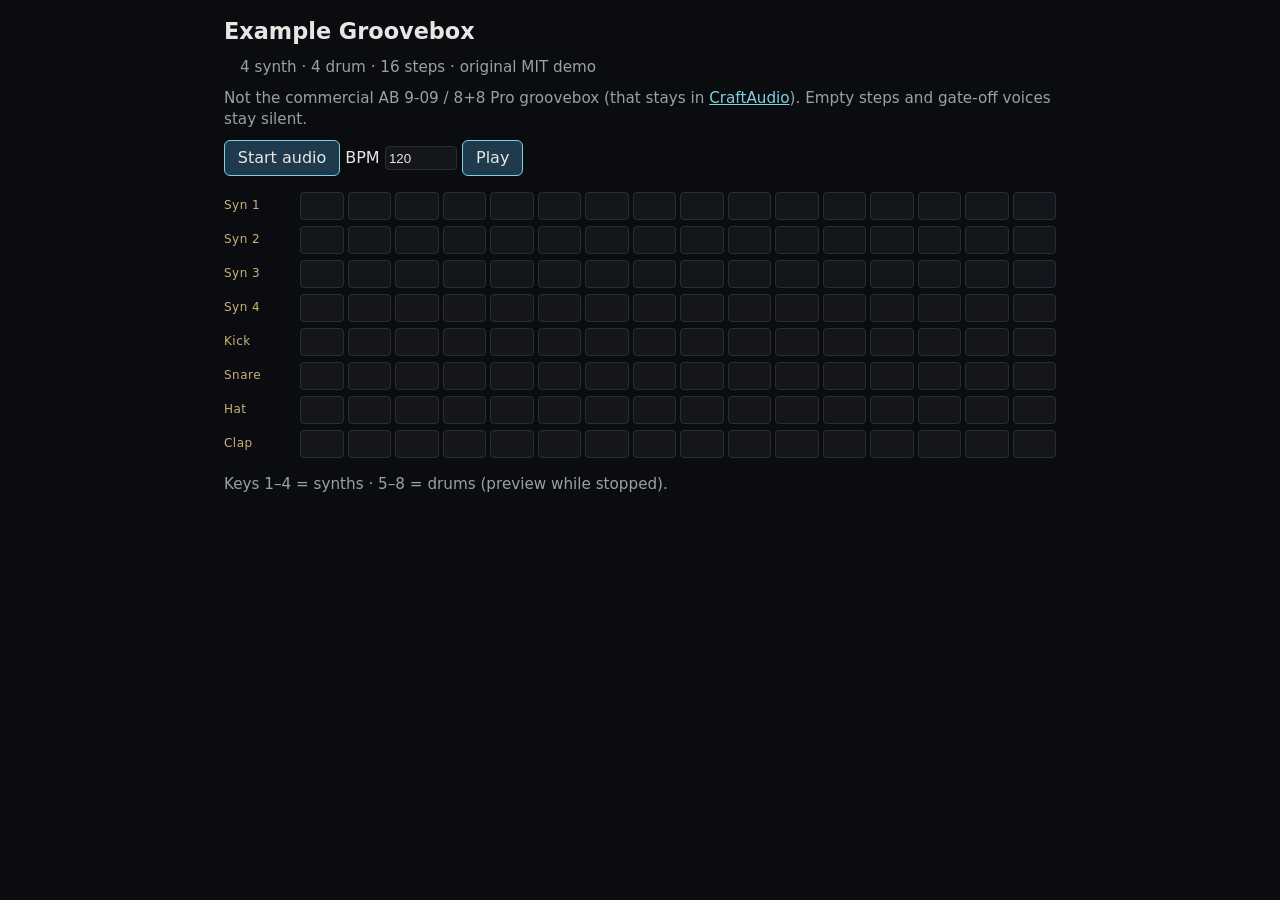
<file: examples/groovebox-pwa/index.html>
<!DOCTYPE html>
<html lang="en">
<head>
  <meta charset="utf-8">
  <meta name="viewport" content="width=device-width, initial-scale=1">
  <title>Example Groovebox — EspAudio</title>
  <meta name="description" content="Public MIT 4 synth + 4 drum step box. Not Octopus AB 9-09.">
  <link rel="stylesheet" href="style.css">
</head>
<body>
  <header>
    <h1>Example Groovebox</h1>
    <p class="tag">4 synth · 4 drum · 16 steps · original MIT demo</p>
  </header>
  <p class="honesty">Not the commercial AB 9-09 / 8+8 Pro groovebox (that stays in <a href="https://stream.isystem.app/">CraftAudio</a>). Empty steps and gate-off voices stay silent.</p>
  <p>
    <button type="button" id="start">Start audio</button>
    <label>BPM <input id="bpm" type="number" min="60" max="180" value="120"></label>
    <button type="button" id="play">Play</button>
  </p>
  <div id="grid"></div>
  <p class="mut">Keys 1–4 = synths · 5–8 = drums (preview while stopped).</p>
  <script src="app.js"></script>
</body>
</html>
</file>
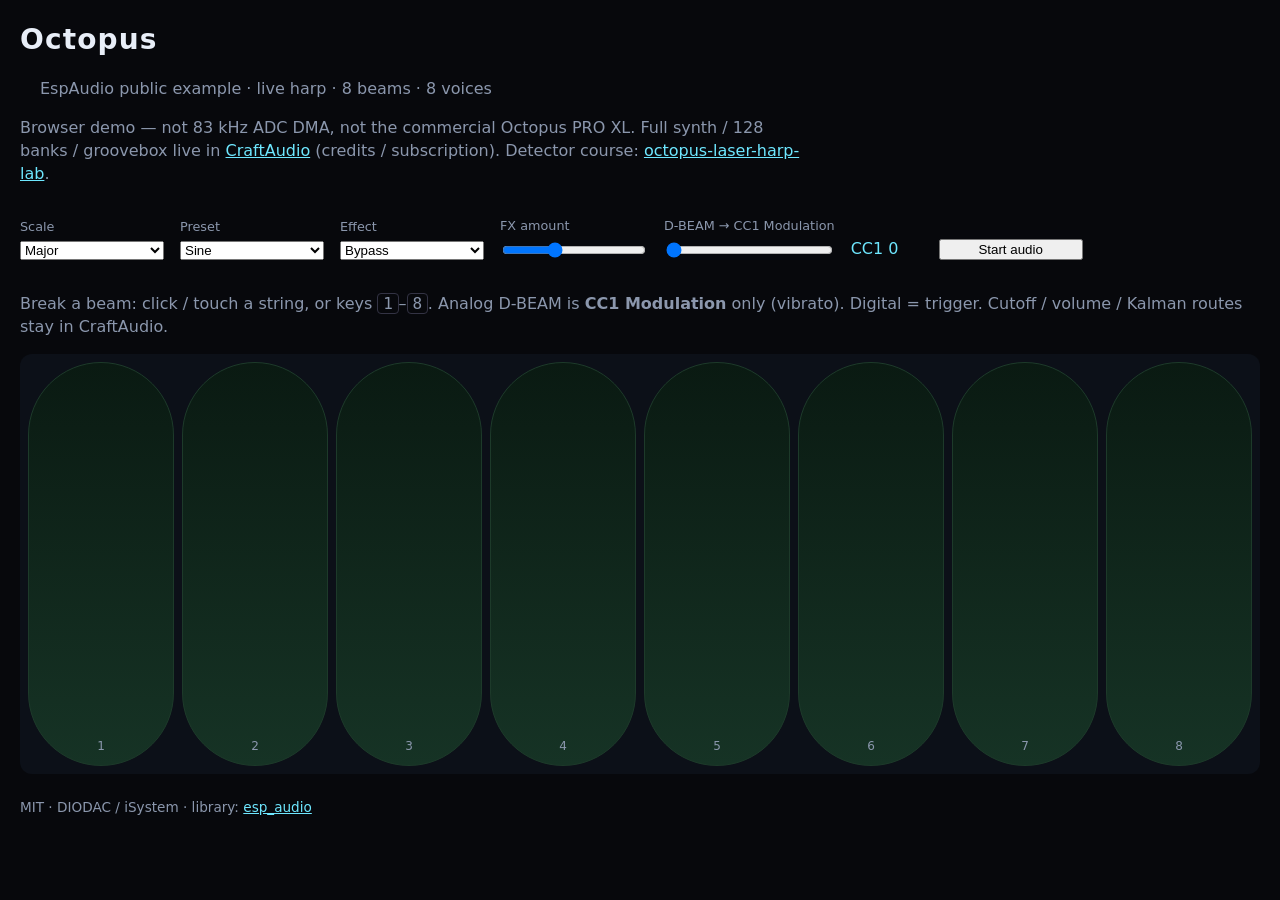
<file: examples/octopus-pwa/index.html>
<!DOCTYPE html>
<html lang="en">
<head>
  <meta charset="utf-8">
  <meta name="viewport" content="width=device-width, initial-scale=1">
  <title>Octopus — EspAudio example</title>
  <meta name="description" content="Public simplified Octopus: 8 beams, 8 voices, 8 scales, 8 effects, 8 presets. Live harp only.">
  <link rel="stylesheet" href="style.css">
</head>
<body>
  <header>
    <h1>Octopus</h1>
    <p class="tag">EspAudio public example · live harp · 8 beams · 8 voices</p>
  </header>

  <p class="honesty">Browser demo — not 83 kHz ADC DMA, not the commercial Octopus PRO XL. Full synth / 128 banks / groovebox live in <a href="https://stream.isystem.app/">CraftAudio</a> (credits / subscription). Detector course: <a href="https://github.com/iSystemDevelopment/octopus-laser-harp-lab">octopus-laser-harp-lab</a>.</p>

  <section class="controls">
    <label>Scale
      <select id="scale"></select>
    </label>
    <label>Preset
      <select id="preset"></select>
    </label>
    <label>Effect
      <select id="fx"></select>
    </label>
    <label>FX amount
      <input id="fxAmt" type="range" min="0" max="100" value="35">
    </label>
    <label>D-BEAM → CC1 Modulation
      <input id="dbeam" type="range" min="0" max="127" value="0">
    </label>
    <span id="cc1out" class="cc1">CC1 0</span>
    <button type="button" id="start">Start audio</button>
  </section>

  <p class="hint">Break a beam: click / touch a string, or keys <kbd>1</kbd>–<kbd>8</kbd>. Analog D-BEAM is <strong>CC1 Modulation</strong> only (vibrato). Digital = trigger. Cutoff / volume / Kalman routes stay in CraftAudio.</p>

  <div id="stage" aria-label="Eight laser strings">
    <div class="beam" data-i="0"><span>1</span></div>
    <div class="beam" data-i="1"><span>2</span></div>
    <div class="beam" data-i="2"><span>3</span></div>
    <div class="beam" data-i="3"><span>4</span></div>
    <div class="beam" data-i="4"><span>5</span></div>
    <div class="beam" data-i="5"><span>6</span></div>
    <div class="beam" data-i="6"><span>7</span></div>
    <div class="beam" data-i="7"><span>8</span></div>
  </div>

  <footer>
    MIT · DIODAC / iSystem · library: <a href="https://github.com/iSystemDevelopment/esp_audio">esp_audio</a>
  </footer>
  <script src="wt8.js"></script>
  <script src="app.js"></script>
</body>
</html>
</file>
<file: examples/groovebox-pwa/style.css>
body { margin: 0; font: 16px/1.4 system-ui, sans-serif; background: #0b0c10; color: #e8e6e3; }
header, p { max-width: 52rem; margin: .6rem auto; padding: 0 1rem; }
h1 { font-size: 1.4rem; margin: 1rem 0 .2rem; }
.tag, .mut, .honesty { color: #9aa0a6; font-size: .95rem; }
a { color: #7fd1e0; }
#grid { max-width: 52rem; margin: 1rem auto; padding: 0 1rem; display: grid; gap: 6px; }
.row { display: grid; grid-template-columns: 4.5rem repeat(16, 1fr); gap: 4px; align-items: center; }
.lab { font-size: .75rem; letter-spacing: .04em; color: #c9b27c; }
.cell { height: 28px; border-radius: 4px; border: 1px solid #2a2d36; background: #14161c; cursor: pointer; }
.cell.on { background: #2a5a4a; border-color: #7fd1e0; }
.cell.play { outline: 2px solid #e0b96a; }
button { font: inherit; background: #1e3a4c; color: inherit; border: 1px solid #7fd1e0; border-radius: 6px; padding: .35rem .8rem; cursor: pointer; }
input[type=number] { width: 4rem; background: #14161c; color: inherit; border: 1px solid #2a2d36; border-radius: 4px; padding: .2rem; }
</file>
<file: examples/octopus-pwa/style.css>
:root {
  --bg: #07080c;
  --ink: #e8eef8;
  --muted: #8b97ad;
  --beam: #39e58c;
  --beam-dim: #163325;
  --accent: #6ee7ff;
}
* { box-sizing: border-box; }
html, body { margin: 0; background: var(--bg); color: var(--ink); font: 16px/1.45 system-ui, sans-serif; }
header { padding: 1.25rem 1.25rem 0; }
h1 { margin: 0; font-size: 1.75rem; letter-spacing: 0.04em; }
.tag, .honesty, .hint, footer { color: var(--muted); padding: 0 1.25rem; }
.honesty { max-width: 52rem; }
a { color: var(--accent); }
.controls {
  display: flex; flex-wrap: wrap; gap: 0.75rem 1rem;
  padding: 1rem 1.25rem; align-items: end;
}
label { display: flex; flex-direction: column; gap: 0.25rem; font-size: 0.8rem; color: var(--muted); }
select, button, input[type="range"] { min-width: 9rem; }
.cc1 { align-self: end; font-variant-numeric: tabular-nums; color: var(--accent); min-width: 4.5rem; }
#stage {
  display: grid; grid-template-columns: repeat(8, 1fr); gap: 0.5rem;
  height: min(52vh, 420px); margin: 0.5rem 1.25rem 1.5rem; padding: 0.5rem;
  background: #0c1018; border-radius: 12px;
}
.beam {
  border-radius: 999px;
  background: linear-gradient(180deg, #0a1a12, var(--beam-dim));
  border: 1px solid #1d3a2a;
  display: flex; align-items: flex-end; justify-content: center;
  padding-bottom: 0.6rem; cursor: pointer; user-select: none;
  transition: box-shadow 0.08s, background 0.08s;
}
.beam span { font-size: 0.75rem; color: var(--muted); }
.beam.on {
  background: linear-gradient(180deg, #7dffc0, #1a8a52);
  box-shadow: 0 0 22px #39e58c88;
}
.beam.on span { color: #04210f; font-weight: 700; }
footer { padding-bottom: 2rem; font-size: 0.85rem; }
kbd { border: 1px solid #334; border-radius: 4px; padding: 0 0.3rem; }
</file>
